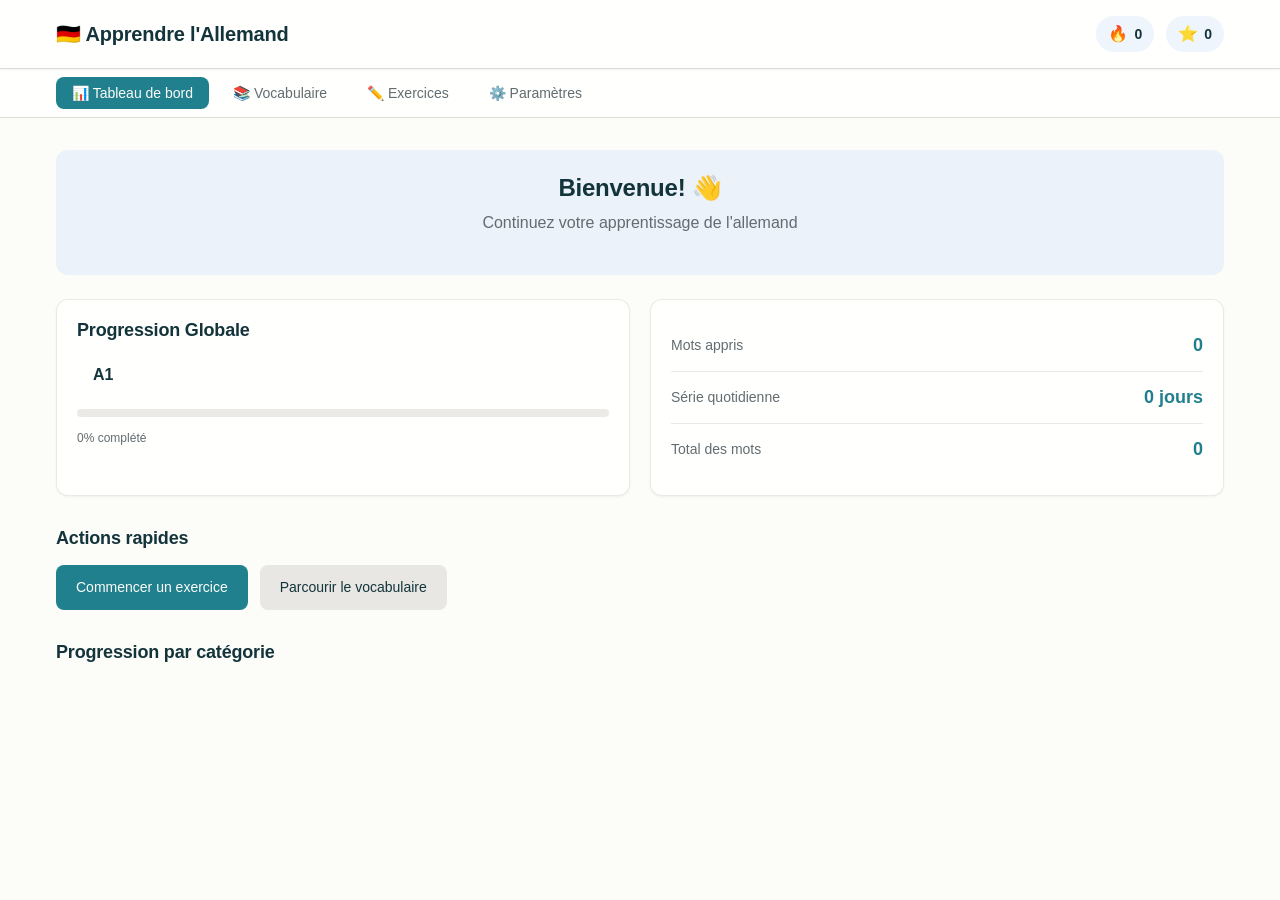
<file: index.html>
<!DOCTYPE html>
<html lang="fr">
<head>
    <meta charset="UTF-8" />
    <meta name="viewport" content="width=device-width, initial-scale=1.0" />
    <title>Apprendre l'Allemand - German Learning App</title>
    <link rel="stylesheet" href="style.css" />
</head>
<body>
    <div id="app">
        <!-- Header -->
        <header class="app-header">
            <div class="container">
                <h1 class="app-title">🇩🇪 Apprendre l'Allemand</h1>
                <div class="header-stats">
                    <div class="stat-badge">
                        <span class="stat-icon">🔥</span>
                        <span id="streak-display">0</span>
                    </div>
                    <div class="stat-badge">
                        <span class="stat-icon">⭐</span>
                        <span id="words-learned-display">0</span>
                    </div>
                </div>
            </div>
        </header>

        <!-- Navigation -->
        <nav class="app-nav">
            <div class="container">
                <button class="nav-btn active" data-view="dashboard">📊 Tableau de bord</button>
                <button class="nav-btn" data-view="vocabulary">📚 Vocabulaire</button>
                <button class="nav-btn" data-view="exercises">✏️ Exercices</button>
                <button class="nav-btn" data-view="settings">⚙️ Paramètres</button>
            </div>
        </nav>

        <!-- Main Content -->
        <main class="app-main">
            <div class="container">
                <!-- Dashboard View -->
                <section id="dashboard-view" class="view active">
                    <div class="welcome-banner">
                        <h2>Bienvenue! 👋</h2>
                        <p>Continuez votre apprentissage de l'allemand</p>
                    </div>

                    <div class="progress-cards">
                        <div class="card progress-card">
                            <h3>Progression Globale</h3>
                            <div class="level-badge" id="current-level">A1</div>
                            <div class="progress-bar-container">
                                <div class="progress-bar" id="overall-progress" style="width: 0%"></div>
                            </div>
                            <p class="progress-text"><span id="progress-percentage">0</span>% complété</p>
                        </div>

                        <div class="card stat-card">
                            <div class="stat-item">
                                <span class="stat-label">Mots appris</span>
                                <span class="stat-value" id="words-mastered">0</span>
                            </div>
                            <div class="stat-item">
                                <span class="stat-label">Série quotidienne</span>
                                <span class="stat-value" id="daily-streak">0 jours</span>
                            </div>
                            <div class="stat-item">
                                <span class="stat-label">Total des mots</span>
                                <span class="stat-value" id="total-words">0</span>
                            </div>
                        </div>
                    </div>

                    <div class="quick-actions">
                        <h3>Actions rapides</h3>
                        <div class="action-buttons">
                            <button class="btn btn--primary" onclick="app.navigateTo('exercises')">Commencer un exercice</button>
                            <button class="btn btn--secondary" onclick="app.navigateTo('vocabulary')">Parcourir le vocabulaire</button>
                        </div>
                    </div>

                    <div class="category-overview">
                        <h3>Progression par catégorie</h3>
                        <div id="category-progress-list" class="category-list"></div>
                    </div>
                </section>

                <!-- Vocabulary View -->
                <section id="vocabulary-view" class="view">
                    <div class="view-header">
                        <h2>Vocabulaire</h2>
                        <div class="vocab-filters">
                            <select id="category-filter" class="form-control">
                                <option value="all">Toutes les catégories</option>
                            </select>
                            <select id="mastery-filter" class="form-control">
                                <option value="all">Tous les niveaux</option>
                                <option value="new">Nouveau (0%)</option>
                                <option value="seen">Vu (25%)</option>
                                <option value="known">Connu (50%)</option>
                                <option value="proficient">Compétent (75%)</option>
                                <option value="mastered">Maîtrisé (100%)</option>
                            </select>
                        </div>
                    </div>
                    <div id="vocabulary-list" class="vocabulary-grid"></div>
                </section>

                <!-- Exercises View -->
                <section id="exercises-view" class="view">
                    <div class="view-header">
                        <h2>Exercices</h2>
                    </div>

                    <div id="exercise-menu" class="exercise-menu">
                        <div class="exercise-type-card" data-type="multiple-choice">
                            <div class="exercise-icon">✓</div>
                            <h3>Choix Multiple</h3>
                            <p>Traduisez du français vers l'allemand</p>
                            <button class="btn btn--primary">Commencer</button>
                        </div>
                        <div class="exercise-type-card" data-type="flashcards">
                            <div class="exercise-icon">🃏</div>
                            <h3>Cartes Mémoire</h3>
                            <p>Associez les mots allemands et français</p>
                            <button class="btn btn--primary">Commencer</button>
                        </div>
                        <div class="exercise-type-card" data-type="translation">
                            <div class="exercise-icon">✍️</div>
                            <h3>Traduction</h3>
                            <p>Traduisez des phrases complètes</p>
                            <button class="btn btn--primary">Commencer</button>
                        </div>
                        <div class="exercise-type-card" data-type="fill-blank">
                            <div class="exercise-icon">📝</div>
                            <h3>Remplir les Blancs</h3>
                            <p>Complétez les phrases allemandes</p>
                            <button class="btn btn--primary">Commencer</button>
                        </div>
                    </div>

                    <div id="exercise-container" class="exercise-container" style="display: none;">
                        <div class="exercise-header">
                            <button class="btn btn--secondary" id="back-to-menu">← Retour</button>
                            <div class="exercise-progress">
                                <span id="question-counter">Question 1/10</span>
                                <div class="progress-bar-container">
                                    <div class="progress-bar" id="exercise-progress-bar" style="width: 0%"></div>
                                </div>
                            </div>
                        </div>
                        <div id="exercise-content"></div>
                    </div>

                    <div id="results-screen" class="results-screen" style="display: none;">
                        <div class="results-content">
                            <h2 id="results-title">Excellent travail!</h2>
                            <div class="results-score">
                                <div class="score-circle">
                                    <span id="results-score">0</span>
                                    <span class="score-total">/10</span>
                                </div>
                            </div>
                            <div class="results-stats">
                                <div class="result-stat">
                                    <span class="result-label">Correct</span>
                                    <span class="result-value" id="correct-count">0</span>
                                </div>
                                <div class="result-stat">
                                    <span class="result-label">Incorrect</span>
                                    <span class="result-value" id="incorrect-count">0</span>
                                </div>
                            </div>
                            <div class="results-actions">
                                <button class="btn btn--primary" id="retry-exercise">Réessayer</button>
                                <button class="btn btn--secondary" id="back-to-menu-results">Menu des exercices</button>
                            </div>
                        </div>
                    </div>
                </section>

                <!-- Settings View -->
                <section id="settings-view" class="view">
                    <div class="view-header">
                        <h2>Paramètres</h2>
                    </div>

                    <div class="settings-content">
                        <div class="card">
                            <h3>Niveau de difficulté</h3>
                            <div class="setting-group">
                                <label class="radio-label">
                                    <input type="radio" name="difficulty" value="A1" checked>
                                    <span class="level-badge level-a1">A1 - Débutant</span>
                                </label>
                                <label class="radio-label">
                                    <input type="radio" name="difficulty" value="A2">
                                    <span class="level-badge level-a2">A2 - Élémentaire</span>
                                </label>
                                <label class="radio-label">
                                    <input type="radio" name="difficulty" value="B1">
                                    <span class="level-badge level-b1">B1 - Intermédiaire</span>
                                </label>
                            </div>
                        </div>

                        <div class="card">
                            <h3>Longueur de session</h3>
                            <div class="setting-group">
                                <label class="radio-label">
                                    <input type="radio" name="session-length" value="short">
                                    <span>Court (5-10 questions)</span>
                                </label>
                                <label class="radio-label">
                                    <input type="radio" name="session-length" value="medium" checked>
                                    <span>Moyen (10-15 questions)</span>
                                </label>
                                <label class="radio-label">
                                    <input type="radio" name="session-length" value="long">
                                    <span>Long (20+ questions)</span>
                                </label>
                            </div>
                        </div>

                        <div class="card">
                            <h3>Réinitialiser la progression</h3>
                            <p>Attention: Cette action supprimera toute votre progression actuelle.</p>
                            <button class="btn btn--outline" id="reset-progress">Réinitialiser</button>
                        </div>
                    </div>
                </section>
            </div>
        </main>

        <div id="achievement-toast" class="achievement-toast">
            <span id="achievement-message"></span>
        </div>
    </div>

    <script src="app.js"></script>
</body>
</html>
</file>
<file: style.css>
:root {
  /* Primitive Color Tokens */
  --color-white: rgba(255, 255, 255, 1);
  --color-black: rgba(0, 0, 0, 1);
  --color-cream-50: rgba(252, 252, 249, 1);
  --color-cream-100: rgba(255, 255, 253, 1);
  --color-gray-200: rgba(245, 245, 245, 1);
  --color-gray-300: rgba(167, 169, 169, 1);
  --color-gray-400: rgba(119, 124, 124, 1);
  --color-slate-500: rgba(98, 108, 113, 1);
  --color-brown-600: rgba(94, 82, 64, 1);
  --color-charcoal-700: rgba(31, 33, 33, 1);
  --color-charcoal-800: rgba(38, 40, 40, 1);
  --color-slate-900: rgba(19, 52, 59, 1);
  --color-teal-300: rgba(50, 184, 198, 1);
  --color-teal-400: rgba(45, 166, 178, 1);
  --color-teal-500: rgba(33, 128, 141, 1);
  --color-teal-600: rgba(29, 116, 128, 1);
  --color-teal-700: rgba(26, 104, 115, 1);
  --color-teal-800: rgba(41, 150, 161, 1);
  --color-red-400: rgba(255, 84, 89, 1);
  --color-red-500: rgba(192, 21, 47, 1);
  --color-orange-400: rgba(230, 129, 97, 1);
  --color-orange-500: rgba(168, 75, 47, 1);

  /* RGB versions for opacity control */
  --color-brown-600-rgb: 94, 82, 64;
  --color-teal-500-rgb: 33, 128, 141;
  --color-slate-900-rgb: 19, 52, 59;
  --color-slate-500-rgb: 98, 108, 113;
  --color-red-500-rgb: 192, 21, 47;
  --color-red-400-rgb: 255, 84, 89;
  --color-orange-500-rgb: 168, 75, 47;
  --color-orange-400-rgb: 230, 129, 97;

  /* Background color tokens (Light Mode) */
  --color-bg-1: rgba(59, 130, 246, 0.08); /* Light blue */
  --color-bg-2: rgba(245, 158, 11, 0.08); /* Light yellow */
  --color-bg-3: rgba(34, 197, 94, 0.08); /* Light green */
  --color-bg-4: rgba(239, 68, 68, 0.08); /* Light red */
  --color-bg-5: rgba(147, 51, 234, 0.08); /* Light purple */
  --color-bg-6: rgba(249, 115, 22, 0.08); /* Light orange */
  --color-bg-7: rgba(236, 72, 153, 0.08); /* Light pink */
  --color-bg-8: rgba(6, 182, 212, 0.08); /* Light cyan */

  /* Semantic Color Tokens (Light Mode) */
  --color-background: var(--color-cream-50);
  --color-surface: var(--color-cream-100);
  --color-text: var(--color-slate-900);
  --color-text-secondary: var(--color-slate-500);
  --color-primary: var(--color-teal-500);
  --color-primary-hover: var(--color-teal-600);
  --color-primary-active: var(--color-teal-700);
  --color-secondary: rgba(var(--color-brown-600-rgb), 0.12);
  --color-secondary-hover: rgba(var(--color-brown-600-rgb), 0.2);
  --color-secondary-active: rgba(var(--color-brown-600-rgb), 0.25);
  --color-border: rgba(var(--color-brown-600-rgb), 0.2);
  --color-btn-primary-text: var(--color-cream-50);
  --color-card-border: rgba(var(--color-brown-600-rgb), 0.12);
  --color-card-border-inner: rgba(var(--color-brown-600-rgb), 0.12);
  --color-error: var(--color-red-500);
  --color-success: var(--color-teal-500);
  --color-warning: var(--color-orange-500);
  --color-info: var(--color-slate-500);
  --color-focus-ring: rgba(var(--color-teal-500-rgb), 0.4);
  --color-select-caret: rgba(var(--color-slate-900-rgb), 0.8);

  /* Common style patterns */
  --focus-ring: 0 0 0 3px var(--color-focus-ring);
  --focus-outline: 2px solid var(--color-primary);
  --status-bg-opacity: 0.15;
  --status-border-opacity: 0.25;
  --select-caret-light: url("data:image/svg+xml,%3Csvg xmlns='http://www.w3.org/2000/svg' width='16' height='16' viewBox='0 0 24 24' fill='none' stroke='%23134252' stroke-width='2' stroke-linecap='round' stroke-linejoin='round'%3E%3Cpolyline points='6 9 12 15 18 9'%3E%3C/polyline%3E%3C/svg%3E");
  --select-caret-dark: url("data:image/svg+xml,%3Csvg xmlns='http://www.w3.org/2000/svg' width='16' height='16' viewBox='0 0 24 24' fill='none' stroke='%23f5f5f5' stroke-width='2' stroke-linecap='round' stroke-linejoin='round'%3E%3Cpolyline points='6 9 12 15 18 9'%3E%3C/polyline%3E%3C/svg%3E");

  /* RGB versions for opacity control */
  --color-success-rgb: 33, 128, 141;
  --color-error-rgb: 192, 21, 47;
  --color-warning-rgb: 168, 75, 47;
  --color-info-rgb: 98, 108, 113;

  /* Typography */
  --font-family-base: "FKGroteskNeue", "Geist", "Inter", -apple-system,
    BlinkMacSystemFont, "Segoe UI", Roboto, sans-serif;
  --font-family-mono: "Berkeley Mono", ui-monospace, SFMono-Regular, Menlo,
    Monaco, Consolas, monospace;
  --font-size-xs: 11px;
  --font-size-sm: 12px;
  --font-size-base: 14px;
  --font-size-md: 14px;
  --font-size-lg: 16px;
  --font-size-xl: 18px;
  --font-size-2xl: 20px;
  --font-size-3xl: 24px;
  --font-size-4xl: 30px;
  --font-weight-normal: 400;
  --font-weight-medium: 500;
  --font-weight-semibold: 550;
  --font-weight-bold: 600;
  --line-height-tight: 1.2;
  --line-height-normal: 1.5;
  --letter-spacing-tight: -0.01em;

  /* Spacing */
  --space-0: 0;
  --space-1: 1px;
  --space-2: 2px;
  --space-4: 4px;
  --space-6: 6px;
  --space-8: 8px;
  --space-10: 10px;
  --space-12: 12px;
  --space-16: 16px;
  --space-20: 20px;
  --space-24: 24px;
  --space-32: 32px;

  /* Border Radius */
  --radius-sm: 6px;
  --radius-base: 8px;
  --radius-md: 10px;
  --radius-lg: 12px;
  --radius-full: 9999px;

  /* Shadows */
  --shadow-xs: 0 1px 2px rgba(0, 0, 0, 0.02);
  --shadow-sm: 0 1px 3px rgba(0, 0, 0, 0.04), 0 1px 2px rgba(0, 0, 0, 0.02);
  --shadow-md: 0 4px 6px -1px rgba(0, 0, 0, 0.04),
    0 2px 4px -1px rgba(0, 0, 0, 0.02);
  --shadow-lg: 0 10px 15px -3px rgba(0, 0, 0, 0.04),
    0 4px 6px -2px rgba(0, 0, 0, 0.02);
  --shadow-inset-sm: inset 0 1px 0 rgba(255, 255, 255, 0.15),
    inset 0 -1px 0 rgba(0, 0, 0, 0.03);

  /* Animation */
  --duration-fast: 150ms;
  --duration-normal: 250ms;
  --ease-standard: cubic-bezier(0.16, 1, 0.3, 1);

  /* Layout */
  --container-sm: 640px;
  --container-md: 768px;
  --container-lg: 1024px;
  --container-xl: 1280px;
}

/* Dark mode colors */
@media (prefers-color-scheme: dark) {
  :root {
    /* RGB versions for opacity control (Dark Mode) */
    --color-gray-400-rgb: 119, 124, 124;
    --color-teal-300-rgb: 50, 184, 198;
    --color-gray-300-rgb: 167, 169, 169;
    --color-gray-200-rgb: 245, 245, 245;

    /* Background color tokens (Dark Mode) */
    --color-bg-1: rgba(29, 78, 216, 0.15); /* Dark blue */
    --color-bg-2: rgba(180, 83, 9, 0.15); /* Dark yellow */
    --color-bg-3: rgba(21, 128, 61, 0.15); /* Dark green */
    --color-bg-4: rgba(185, 28, 28, 0.15); /* Dark red */
    --color-bg-5: rgba(107, 33, 168, 0.15); /* Dark purple */
    --color-bg-6: rgba(194, 65, 12, 0.15); /* Dark orange */
    --color-bg-7: rgba(190, 24, 93, 0.15); /* Dark pink */
    --color-bg-8: rgba(8, 145, 178, 0.15); /* Dark cyan */

    /* Semantic Color Tokens (Dark Mode) */
    --color-background: var(--color-charcoal-700);
    --color-surface: var(--color-charcoal-800);
    --color-text: var(--color-gray-200);
    --color-text-secondary: rgba(var(--color-gray-300-rgb), 0.7);
    --color-primary: var(--color-teal-300);
    --color-primary-hover: var(--color-teal-400);
    --color-primary-active: var(--color-teal-800);
    --color-secondary: rgba(var(--color-gray-400-rgb), 0.15);
    --color-secondary-hover: rgba(var(--color-gray-400-rgb), 0.25);
    --color-secondary-active: rgba(var(--color-gray-400-rgb), 0.3);
    --color-border: rgba(var(--color-gray-400-rgb), 0.3);
    --color-error: var(--color-red-400);
    --color-success: var(--color-teal-300);
    --color-warning: var(--color-orange-400);
    --color-info: var(--color-gray-300);
    --color-focus-ring: rgba(var(--color-teal-300-rgb), 0.4);
    --color-btn-primary-text: var(--color-slate-900);
    --color-card-border: rgba(var(--color-gray-400-rgb), 0.2);
    --color-card-border-inner: rgba(var(--color-gray-400-rgb), 0.15);
    --shadow-inset-sm: inset 0 1px 0 rgba(255, 255, 255, 0.1),
      inset 0 -1px 0 rgba(0, 0, 0, 0.15);
    --button-border-secondary: rgba(var(--color-gray-400-rgb), 0.2);
    --color-border-secondary: rgba(var(--color-gray-400-rgb), 0.2);
    --color-select-caret: rgba(var(--color-gray-200-rgb), 0.8);

    /* Common style patterns - updated for dark mode */
    --focus-ring: 0 0 0 3px var(--color-focus-ring);
    --focus-outline: 2px solid var(--color-primary);
    --status-bg-opacity: 0.15;
    --status-border-opacity: 0.25;
    --select-caret-light: url("data:image/svg+xml,%3Csvg xmlns='http://www.w3.org/2000/svg' width='16' height='16' viewBox='0 0 24 24' fill='none' stroke='%23134252' stroke-width='2' stroke-linecap='round' stroke-linejoin='round'%3E%3Cpolyline points='6 9 12 15 18 9'%3E%3C/polyline%3E%3C/svg%3E");
    --select-caret-dark: url("data:image/svg+xml,%3Csvg xmlns='http://www.w3.org/2000/svg' width='16' height='16' viewBox='0 0 24 24' fill='none' stroke='%23f5f5f5' stroke-width='2' stroke-linecap='round' stroke-linejoin='round'%3E%3Cpolyline points='6 9 12 15 18 9'%3E%3C/polyline%3E%3C/svg%3E");

    /* RGB versions for dark mode */
    --color-success-rgb: var(--color-teal-300-rgb);
    --color-error-rgb: var(--color-red-400-rgb);
    --color-warning-rgb: var(--color-orange-400-rgb);
    --color-info-rgb: var(--color-gray-300-rgb);
  }
}

/* Data attribute for manual theme switching */
[data-color-scheme="dark"] {
  /* RGB versions for opacity control (dark mode) */
  --color-gray-400-rgb: 119, 124, 124;
  --color-teal-300-rgb: 50, 184, 198;
  --color-gray-300-rgb: 167, 169, 169;
  --color-gray-200-rgb: 245, 245, 245;

  /* Colorful background palette - Dark Mode */
  --color-bg-1: rgba(29, 78, 216, 0.15); /* Dark blue */
  --color-bg-2: rgba(180, 83, 9, 0.15); /* Dark yellow */
  --color-bg-3: rgba(21, 128, 61, 0.15); /* Dark green */
  --color-bg-4: rgba(185, 28, 28, 0.15); /* Dark red */
  --color-bg-5: rgba(107, 33, 168, 0.15); /* Dark purple */
  --color-bg-6: rgba(194, 65, 12, 0.15); /* Dark orange */
  --color-bg-7: rgba(190, 24, 93, 0.15); /* Dark pink */
  --color-bg-8: rgba(8, 145, 178, 0.15); /* Dark cyan */

  /* Semantic Color Tokens (Dark Mode) */
  --color-background: var(--color-charcoal-700);
  --color-surface: var(--color-charcoal-800);
  --color-text: var(--color-gray-200);
  --color-text-secondary: rgba(var(--color-gray-300-rgb), 0.7);
  --color-primary: var(--color-teal-300);
  --color-primary-hover: var(--color-teal-400);
  --color-primary-active: var(--color-teal-800);
  --color-secondary: rgba(var(--color-gray-400-rgb), 0.15);
  --color-secondary-hover: rgba(var(--color-gray-400-rgb), 0.25);
  --color-secondary-active: rgba(var(--color-gray-400-rgb), 0.3);
  --color-border: rgba(var(--color-gray-400-rgb), 0.3);
  --color-error: var(--color-red-400);
  --color-success: var(--color-teal-300);
  --color-warning: var(--color-orange-400);
  --color-info: var(--color-gray-300);
  --color-focus-ring: rgba(var(--color-teal-300-rgb), 0.4);
  --color-btn-primary-text: var(--color-slate-900);
  --color-card-border: rgba(var(--color-gray-400-rgb), 0.15);
  --color-card-border-inner: rgba(var(--color-gray-400-rgb), 0.15);
  --shadow-inset-sm: inset 0 1px 0 rgba(255, 255, 255, 0.1),
    inset 0 -1px 0 rgba(0, 0, 0, 0.15);
  --color-border-secondary: rgba(var(--color-gray-400-rgb), 0.2);
  --color-select-caret: rgba(var(--color-gray-200-rgb), 0.8);

  /* Common style patterns - updated for dark mode */
  --focus-ring: 0 0 0 3px var(--color-focus-ring);
  --focus-outline: 2px solid var(--color-primary);
  --status-bg-opacity: 0.15;
  --status-border-opacity: 0.25;
  --select-caret-light: url("data:image/svg+xml,%3Csvg xmlns='http://www.w3.org/2000/svg' width='16' height='16' viewBox='0 0 24 24' fill='none' stroke='%23134252' stroke-width='2' stroke-linecap='round' stroke-linejoin='round'%3E%3Cpolyline points='6 9 12 15 18 9'%3E%3C/polyline%3E%3C/svg%3E");
  --select-caret-dark: url("data:image/svg+xml,%3Csvg xmlns='http://www.w3.org/2000/svg' width='16' height='16' viewBox='0 0 24 24' fill='none' stroke='%23f5f5f5' stroke-width='2' stroke-linecap='round' stroke-linejoin='round'%3E%3Cpolyline points='6 9 12 15 18 9'%3E%3C/polyline%3E%3C/svg%3E");

  /* RGB versions for dark mode */
  --color-success-rgb: var(--color-teal-300-rgb);
  --color-error-rgb: var(--color-red-400-rgb);
  --color-warning-rgb: var(--color-orange-400-rgb);
  --color-info-rgb: var(--color-gray-300-rgb);
}

[data-color-scheme="light"] {
  /* RGB versions for opacity control (light mode) */
  --color-brown-600-rgb: 94, 82, 64;
  --color-teal-500-rgb: 33, 128, 141;
  --color-slate-900-rgb: 19, 52, 59;

  /* Semantic Color Tokens (Light Mode) */
  --color-background: var(--color-cream-50);
  --color-surface: var(--color-cream-100);
  --color-text: var(--color-slate-900);
  --color-text-secondary: var(--color-slate-500);
  --color-primary: var(--color-teal-500);
  --color-primary-hover: var(--color-teal-600);
  --color-primary-active: var(--color-teal-700);
  --color-secondary: rgba(var(--color-brown-600-rgb), 0.12);
  --color-secondary-hover: rgba(var(--color-brown-600-rgb), 0.2);
  --color-secondary-active: rgba(var(--color-brown-600-rgb), 0.25);
  --color-border: rgba(var(--color-brown-600-rgb), 0.2);
  --color-btn-primary-text: var(--color-cream-50);
  --color-card-border: rgba(var(--color-brown-600-rgb), 0.12);
  --color-card-border-inner: rgba(var(--color-brown-600-rgb), 0.12);
  --color-error: var(--color-red-500);
  --color-success: var(--color-teal-500);
  --color-warning: var(--color-orange-500);
  --color-info: var(--color-slate-500);
  --color-focus-ring: rgba(var(--color-teal-500-rgb), 0.4);

  /* RGB versions for light mode */
  --color-success-rgb: var(--color-teal-500-rgb);
  --color-error-rgb: var(--color-red-500-rgb);
  --color-warning-rgb: var(--color-orange-500-rgb);
  --color-info-rgb: var(--color-slate-500-rgb);
}

/* Base styles */
html {
  font-size: var(--font-size-base);
  font-family: var(--font-family-base);
  line-height: var(--line-height-normal);
  color: var(--color-text);
  background-color: var(--color-background);
  -webkit-font-smoothing: antialiased;
  box-sizing: border-box;
}

body {
  margin: 0;
  padding: 0;
}

*,
*::before,
*::after {
  box-sizing: inherit;
}

/* Typography */
h1,
h2,
h3,
h4,
h5,
h6 {
  margin: 0;
  font-weight: var(--font-weight-semibold);
  line-height: var(--line-height-tight);
  color: var(--color-text);
  letter-spacing: var(--letter-spacing-tight);
}

h1 {
  font-size: var(--font-size-4xl);
}
h2 {
  font-size: var(--font-size-3xl);
}
h3 {
  font-size: var(--font-size-2xl);
}
h4 {
  font-size: var(--font-size-xl);
}
h5 {
  font-size: var(--font-size-lg);
}
h6 {
  font-size: var(--font-size-md);
}

p {
  margin: 0 0 var(--space-16) 0;
}

a {
  color: var(--color-primary);
  text-decoration: none;
  transition: color var(--duration-fast) var(--ease-standard);
}

a:hover {
  color: var(--color-primary-hover);
}

code,
pre {
  font-family: var(--font-family-mono);
  font-size: calc(var(--font-size-base) * 0.95);
  background-color: var(--color-secondary);
  border-radius: var(--radius-sm);
}

code {
  padding: var(--space-1) var(--space-4);
}

pre {
  padding: var(--space-16);
  margin: var(--space-16) 0;
  overflow: auto;
  border: 1px solid var(--color-border);
}

pre code {
  background: none;
  padding: 0;
}

/* Buttons */
.btn {
  display: inline-flex;
  align-items: center;
  justify-content: center;
  padding: var(--space-8) var(--space-16);
  border-radius: var(--radius-base);
  font-size: var(--font-size-base);
  font-weight: 500;
  line-height: 1.5;
  cursor: pointer;
  transition: all var(--duration-normal) var(--ease-standard);
  border: none;
  text-decoration: none;
  position: relative;
}

.btn:focus-visible {
  outline: none;
  box-shadow: var(--focus-ring);
}

.btn--primary {
  background: var(--color-primary);
  color: var(--color-btn-primary-text);
}

.btn--primary:hover {
  background: var(--color-primary-hover);
}

.btn--primary:active {
  background: var(--color-primary-active);
}

.btn--secondary {
  background: var(--color-secondary);
  color: var(--color-text);
}

.btn--secondary:hover {
  background: var(--color-secondary-hover);
}

.btn--secondary:active {
  background: var(--color-secondary-active);
}

.btn--outline {
  background: transparent;
  border: 1px solid var(--color-border);
  color: var(--color-text);
}

.btn--outline:hover {
  background: var(--color-secondary);
}

.btn--sm {
  padding: var(--space-4) var(--space-12);
  font-size: var(--font-size-sm);
  border-radius: var(--radius-sm);
}

.btn--lg {
  padding: var(--space-10) var(--space-20);
  font-size: var(--font-size-lg);
  border-radius: var(--radius-md);
}

.btn--full-width {
  width: 100%;
}

.btn:disabled {
  opacity: 0.5;
  cursor: not-allowed;
}

/* Form elements */
.form-control {
  display: block;
  width: 100%;
  padding: var(--space-8) var(--space-12);
  font-size: var(--font-size-md);
  line-height: 1.5;
  color: var(--color-text);
  background-color: var(--color-surface);
  border: 1px solid var(--color-border);
  border-radius: var(--radius-base);
  transition: border-color var(--duration-fast) var(--ease-standard),
    box-shadow var(--duration-fast) var(--ease-standard);
}

textarea.form-control {
  font-family: var(--font-family-base);
  font-size: var(--font-size-base);
}

select.form-control {
  padding: var(--space-8) var(--space-12);
  -webkit-appearance: none;
  -moz-appearance: none;
  appearance: none;
  background-image: var(--select-caret-light);
  background-repeat: no-repeat;
  background-position: right var(--space-12) center;
  background-size: 16px;
  padding-right: var(--space-32);
}

/* Add a dark mode specific caret */
@media (prefers-color-scheme: dark) {
  select.form-control {
    background-image: var(--select-caret-dark);
  }
}

/* Also handle data-color-scheme */
[data-color-scheme="dark"] select.form-control {
  background-image: var(--select-caret-dark);
}

[data-color-scheme="light"] select.form-control {
  background-image: var(--select-caret-light);
}

.form-control:focus {
  border-color: var(--color-primary);
  outline: var(--focus-outline);
}

.form-label {
  display: block;
  margin-bottom: var(--space-8);
  font-weight: var(--font-weight-medium);
  font-size: var(--font-size-sm);
}

.form-group {
  margin-bottom: var(--space-16);
}

/* Card component */
.card {
  background-color: var(--color-surface);
  border-radius: var(--radius-lg);
  border: 1px solid var(--color-card-border);
  box-shadow: var(--shadow-sm);
  overflow: hidden;
  transition: box-shadow var(--duration-normal) var(--ease-standard);
}

.card:hover {
  box-shadow: var(--shadow-md);
}

.card__body {
  padding: var(--space-16);
}

.card__header,
.card__footer {
  padding: var(--space-16);
  border-bottom: 1px solid var(--color-card-border-inner);
}

/* Status indicators - simplified with CSS variables */
.status {
  display: inline-flex;
  align-items: center;
  padding: var(--space-6) var(--space-12);
  border-radius: var(--radius-full);
  font-weight: var(--font-weight-medium);
  font-size: var(--font-size-sm);
}

.status--success {
  background-color: rgba(
    var(--color-success-rgb, 33, 128, 141),
    var(--status-bg-opacity)
  );
  color: var(--color-success);
  border: 1px solid
    rgba(var(--color-success-rgb, 33, 128, 141), var(--status-border-opacity));
}

.status--error {
  background-color: rgba(
    var(--color-error-rgb, 192, 21, 47),
    var(--status-bg-opacity)
  );
  color: var(--color-error);
  border: 1px solid
    rgba(var(--color-error-rgb, 192, 21, 47), var(--status-border-opacity));
}

.status--warning {
  background-color: rgba(
    var(--color-warning-rgb, 168, 75, 47),
    var(--status-bg-opacity)
  );
  color: var(--color-warning);
  border: 1px solid
    rgba(var(--color-warning-rgb, 168, 75, 47), var(--status-border-opacity));
}

.status--info {
  background-color: rgba(
    var(--color-info-rgb, 98, 108, 113),
    var(--status-bg-opacity)
  );
  color: var(--color-info);
  border: 1px solid
    rgba(var(--color-info-rgb, 98, 108, 113), var(--status-border-opacity));
}

/* Container layout */
.container {
  width: 100%;
  margin-right: auto;
  margin-left: auto;
  padding-right: var(--space-16);
  padding-left: var(--space-16);
}

@media (min-width: 640px) {
  .container {
    max-width: var(--container-sm);
  }
}
@media (min-width: 768px) {
  .container {
    max-width: var(--container-md);
  }
}
@media (min-width: 1024px) {
  .container {
    max-width: var(--container-lg);
  }
}
@media (min-width: 1280px) {
  .container {
    max-width: var(--container-xl);
  }
}

/* Utility classes */
.flex {
  display: flex;
}
.flex-col {
  flex-direction: column;
}
.items-center {
  align-items: center;
}
.justify-center {
  justify-content: center;
}
.justify-between {
  justify-content: space-between;
}
.gap-4 {
  gap: var(--space-4);
}
.gap-8 {
  gap: var(--space-8);
}
.gap-16 {
  gap: var(--space-16);
}

.m-0 {
  margin: 0;
}
.mt-8 {
  margin-top: var(--space-8);
}
.mb-8 {
  margin-bottom: var(--space-8);
}
.mx-8 {
  margin-left: var(--space-8);
  margin-right: var(--space-8);
}
.my-8 {
  margin-top: var(--space-8);
  margin-bottom: var(--space-8);
}

.p-0 {
  padding: 0;
}
.py-8 {
  padding-top: var(--space-8);
  padding-bottom: var(--space-8);
}
.px-8 {
  padding-left: var(--space-8);
  padding-right: var(--space-8);
}
.py-16 {
  padding-top: var(--space-16);
  padding-bottom: var(--space-16);
}
.px-16 {
  padding-left: var(--space-16);
  padding-right: var(--space-16);
}

.block {
  display: block;
}
.hidden {
  display: none;
}

/* Accessibility */
.sr-only {
  position: absolute;
  width: 1px;
  height: 1px;
  padding: 0;
  margin: -1px;
  overflow: hidden;
  clip: rect(0, 0, 0, 0);
  white-space: nowrap;
  border-width: 0;
}

:focus-visible {
  outline: var(--focus-outline);
  outline-offset: 2px;
}

/* Dark mode specifics */
[data-color-scheme="dark"] .btn--outline {
  border: 1px solid var(--color-border-secondary);
}

@font-face {
  font-family: 'FKGroteskNeue';
  src: url('https://r2cdn.perplexity.ai/fonts/FKGroteskNeue.woff2')
    format('woff2');
}

/* END PERPLEXITY DESIGN SYSTEM */
:root {
  /* Primitive Color Tokens */
  --color-white: rgba(255, 255, 255, 1);
  --color-black: rgba(0, 0, 0, 1);
  --color-cream-50: rgba(252, 252, 249, 1);
  --color-cream-100: rgba(255, 255, 253, 1);
  --color-gray-200: rgba(245, 245, 245, 1);
  --color-gray-300: rgba(167, 169, 169, 1);
  --color-gray-400: rgba(119, 124, 124, 1);
  --color-slate-500: rgba(98, 108, 113, 1);
  --color-brown-600: rgba(94, 82, 64, 1);
  --color-charcoal-700: rgba(31, 33, 33, 1);
  --color-charcoal-800: rgba(38, 40, 40, 1);
  --color-slate-900: rgba(19, 52, 59, 1);
  --color-teal-300: rgba(50, 184, 198, 1);
  --color-teal-400: rgba(45, 166, 178, 1);
  --color-teal-500: rgba(33, 128, 141, 1);
  --color-teal-600: rgba(29, 116, 128, 1);
  --color-teal-700: rgba(26, 104, 115, 1);
  --color-teal-800: rgba(41, 150, 161, 1);
  --color-red-400: rgba(255, 84, 89, 1);
  --color-red-500: rgba(192, 21, 47, 1);
  --color-orange-400: rgba(230, 129, 97, 1);
  --color-orange-500: rgba(168, 75, 47, 1);

  --color-brown-600-rgb: 94, 82, 64;
  --color-teal-500-rgb: 33, 128, 141;
  --color-slate-900-rgb: 19, 52, 59;
  --color-slate-500-rgb: 98, 108, 113;
  --color-red-500-rgb: 192, 21, 47;
  --color-red-400-rgb: 255, 84, 89;
  --color-orange-500-rgb: 168, 75, 47;
  --color-orange-400-rgb: 230, 129, 97;

  --color-bg-1: rgba(59, 130, 246, 0.08);
  --color-bg-2: rgba(245, 158, 11, 0.08);
  --color-bg-3: rgba(34, 197, 94, 0.08);
  --color-bg-4: rgba(239, 68, 68, 0.08);
  --color-bg-5: rgba(147, 51, 234, 0.08);
  --color-bg-6: rgba(249, 115, 22, 0.08);
  --color-bg-7: rgba(236, 72, 153, 0.08);
  --color-bg-8: rgba(6, 182, 212, 0.08);

  --color-background: var(--color-cream-50);
  --color-surface: var(--color-cream-100);
  --color-text: var(--color-slate-900);
  --color-text-secondary: var(--color-slate-500);
  --color-primary: var(--color-teal-500);
  --color-primary-hover: var(--color-teal-600);
  --color-primary-active: var(--color-teal-700);
  --color-secondary: rgba(var(--color-brown-600-rgb), 0.12);
  --color-secondary-hover: rgba(var(--color-brown-600-rgb), 0.2);
  --color-secondary-active: rgba(var(--color-brown-600-rgb), 0.25);
  --color-border: rgba(var(--color-brown-600-rgb), 0.2);
  --color-btn-primary-text: var(--color-cream-50);
  --color-card-border: rgba(var(--color-brown-600-rgb), 0.12);
  --color-card-border-inner: rgba(var(--color-brown-600-rgb), 0.12);
  --color-error: var(--color-red-500);
  --color-success: var(--color-teal-500);
  --color-warning: var(--color-orange-500);
  --color-info: var(--color-slate-500);
  --color-focus-ring: rgba(var(--color-teal-500-rgb), 0.4);
  --color-select-caret: rgba(var(--color-slate-900-rgb), 0.8);

  --focus-ring: 0 0 0 3px var(--color-focus-ring);
  --focus-outline: 2px solid var(--color-primary);
  --status-bg-opacity: 0.15;
  --status-border-opacity: 0.25;

  --color-success-rgb: 33, 128, 141;
  --color-error-rgb: 192, 21, 47;
  --color-warning-rgb: 168, 75, 47;
  --color-info-rgb: 98, 108, 113;

  --font-family-base: "FKGroteskNeue", "Geist", "Inter", -apple-system, BlinkMacSystemFont, "Segoe UI", Roboto, sans-serif;
  --font-size-xs: 11px;
  --font-size-sm: 12px;
  --font-size-base: 14px;
  --font-size-md: 14px;
  --font-size-lg: 16px;
  --font-size-xl: 18px;
  --font-size-2xl: 20px;
  --font-size-3xl: 24px;
  --font-size-4xl: 30px;
  --font-weight-normal: 400;
  --font-weight-medium: 500;
  --font-weight-semibold: 550;
  --font-weight-bold: 600;
  --line-height-tight: 1.2;
  --line-height-normal: 1.5;

  --space-4: 4px;
  --space-6: 6px;
  --space-8: 8px;
  --space-12: 12px;
  --space-16: 16px;
  --space-20: 20px;
  --space-24: 24px;
  --space-32: 32px;

  --radius-sm: 6px;
  --radius-base: 8px;
  --radius-md: 10px;
  --radius-lg: 12px;
  --radius-full: 9999px;

  --shadow-xs: 0 1px 2px rgba(0, 0, 0, 0.02);
  --shadow-sm: 0 1px 3px rgba(0, 0, 0, 0.04), 0 1px 2px rgba(0, 0, 0, 0.02);
  --shadow-md: 0 4px 6px -1px rgba(0, 0, 0, 0.04), 0 2px 4px -1px rgba(0, 0, 0, 0.02);
  --shadow-lg: 0 10px 15px -3px rgba(0, 0, 0, 0.04), 0 4px 6px -2px rgba(0, 0, 0, 0.02);
  --shadow-inset-sm: inset 0 1px 0 rgba(255, 255, 255, 0.15), inset 0 -1px 0 rgba(0, 0, 0, 0.03);

  --duration-fast: 150ms;
  --duration-normal: 250ms;
  --ease-standard: cubic-bezier(0.16, 1, 0.3, 1);
}

@media (prefers-color-scheme: dark) {
  :root {
    --color-gray-400-rgb: 119, 124, 124;
    --color-teal-300-rgb: 50, 184, 198;
    --color-gray-300-rgb: 167, 169, 169;
    --color-gray-200-rgb: 245, 245, 245;

    --color-bg-1: rgba(29, 78, 216, 0.15);
    --color-bg-2: rgba(180, 83, 9, 0.15);
    --color-bg-3: rgba(21, 128, 61, 0.15);
    --color-bg-4: rgba(185, 28, 28, 0.15);
    --color-bg-5: rgba(107, 33, 168, 0.15);
    --color-bg-6: rgba(194, 65, 12, 0.15);
    --color-bg-7: rgba(190, 24, 93, 0.15);
    --color-bg-8: rgba(8, 145, 178, 0.15);

    --color-background: var(--color-charcoal-700);
    --color-surface: var(--color-charcoal-800);
    --color-text: var(--color-gray-200);
    --color-text-secondary: rgba(var(--color-gray-300-rgb), 0.7);
    --color-primary: var(--color-teal-300);
    --color-primary-hover: var(--color-teal-400);
    --color-primary-active: var(--color-teal-800);
    --color-secondary: rgba(var(--color-gray-400-rgb), 0.15);
    --color-secondary-hover: rgba(var(--color-gray-400-rgb), 0.25);
    --color-secondary-active: rgba(var(--color-gray-400-rgb), 0.3);
    --color-border: rgba(var(--color-gray-400-rgb), 0.3);
    --color-error: var(--color-red-400);
    --color-success: var(--color-teal-300);
    --color-warning: var(--color-orange-400);
    --color-info: var(--color-gray-300);
    --color-focus-ring: rgba(var(--color-teal-300-rgb), 0.4);
    --color-btn-primary-text: var(--color-slate-900);
    --color-card-border: rgba(var(--color-gray-400-rgb), 0.2);
    --color-card-border-inner: rgba(var(--color-gray-400-rgb), 0.15);
    --shadow-inset-sm: inset 0 1px 0 rgba(255, 255, 255, 0.1), inset 0 -1px 0 rgba(0, 0, 0, 0.15);
    --color-select-caret: rgba(var(--color-gray-200-rgb), 0.8);

    --color-success-rgb: var(--color-teal-300-rgb);
    --color-error-rgb: var(--color-red-400-rgb);
    --color-warning-rgb: var(--color-orange-400-rgb);
    --color-info-rgb: var(--color-gray-300-rgb);
  }
}

@font-face {
  font-family: 'FKGroteskNeue';
  src: url('https://r2cdn.perplexity.ai/fonts/FKGroteskNeue.woff2') format('woff2');
}

* {
  box-sizing: border-box;
  margin: 0;
  padding: 0;
}

body {
  font-family: var(--font-family-base);
  background-color: var(--color-background);
  color: var(--color-text);
  line-height: var(--line-height-normal);
  font-size: var(--font-size-base);
  -webkit-font-smoothing: antialiased;
}

.container {
  max-width: 1200px;
  margin: 0 auto;
  padding: 0 var(--space-16);
}

/* Header */
.app-header {
  background-color: var(--color-surface);
  border-bottom: 1px solid var(--color-border);
  padding: var(--space-16) 0;
  position: sticky;
  top: 0;
  z-index: 100;
  box-shadow: var(--shadow-sm);
}

.app-header .container {
  display: flex;
  justify-content: space-between;
  align-items: center;
}

.app-title {
  font-size: var(--font-size-2xl);
  font-weight: var(--font-weight-bold);
  color: var(--color-text);
}

.header-stats {
  display: flex;
  gap: var(--space-12);
}

.stat-badge {
  display: flex;
  align-items: center;
  gap: var(--space-6);
  background-color: var(--color-bg-1);
  padding: var(--space-6) var(--space-12);
  border-radius: var(--radius-full);
  font-weight: var(--font-weight-semibold);
}

.stat-icon {
  font-size: var(--font-size-lg);
}

/* Navigation */
.app-nav {
  background-color: var(--color-surface);
  border-bottom: 1px solid var(--color-border);
  padding: var(--space-8) 0;
  position: sticky;
  top: 64px;
  z-index: 99;
}

.app-nav .container {
  display: flex;
  gap: var(--space-8);
  overflow-x: auto;
}

.nav-btn {
  padding: var(--space-8) var(--space-16);
  background: transparent;
  border: none;
  border-radius: var(--radius-base);
  font-size: var(--font-size-base);
  font-weight: var(--font-weight-medium);
  color: var(--color-text-secondary);
  cursor: pointer;
  transition: all var(--duration-fast) var(--ease-standard);
  white-space: nowrap;
}

.nav-btn:hover {
  background-color: var(--color-secondary);
  color: var(--color-text);
}

.nav-btn.active {
  background-color: var(--color-primary);
  color: var(--color-btn-primary-text);
}

/* Main Content */
.app-main {
  padding: var(--space-32) 0;
  min-height: calc(100vh - 200px);
}

.view {
  display: none;
}

.view.active {
  display: block;
}

.view-header {
  margin-bottom: var(--space-24);
}

.view-header h2 {
  font-size: var(--font-size-3xl);
  margin-bottom: var(--space-16);
}

/* Buttons */
.btn {
  display: inline-flex;
  align-items: center;
  justify-content: center;
  padding: var(--space-12) var(--space-20);
  border-radius: var(--radius-base);
  font-size: var(--font-size-base);
  font-weight: var(--font-weight-medium);
  cursor: pointer;
  transition: all var(--duration-normal) var(--ease-standard);
  border: none;
  text-decoration: none;
}

.btn--primary {
  background: var(--color-primary);
  color: var(--color-btn-primary-text);
}

.btn--primary:hover {
  background: var(--color-primary-hover);
}

.btn--secondary {
  background: var(--color-secondary);
  color: var(--color-text);
}

.btn--secondary:hover {
  background: var(--color-secondary-hover);
}

.btn--outline {
  background: transparent;
  border: 1px solid var(--color-border);
  color: var(--color-text);
}

.btn--outline:hover {
  background: var(--color-secondary);
}

/* Cards */
.card {
  background-color: var(--color-surface);
  border-radius: var(--radius-lg);
  border: 1px solid var(--color-card-border);
  padding: var(--space-20);
  box-shadow: var(--shadow-sm);
  transition: box-shadow var(--duration-normal) var(--ease-standard);
}

.card h3 {
  font-size: var(--font-size-xl);
  margin-bottom: var(--space-16);
}

/* Dashboard */
.welcome-banner {
  background: var(--color-bg-1);
  padding: var(--space-24);
  border-radius: var(--radius-lg);
  margin-bottom: var(--space-24);
  text-align: center;
}

.welcome-banner h2 {
  font-size: var(--font-size-3xl);
  margin-bottom: var(--space-8);
}

.welcome-banner p {
  color: var(--color-text-secondary);
  font-size: var(--font-size-lg);
}

.progress-cards {
  display: grid;
  grid-template-columns: repeat(auto-fit, minmax(300px, 1fr));
  gap: var(--space-20);
  margin-bottom: var(--space-32);
}

.level-badge {
  display: inline-block;
  padding: var(--space-6) var(--space-16);
  border-radius: var(--radius-full);
  font-weight: var(--font-weight-bold);
  font-size: var(--font-size-lg);
  margin-bottom: var(--space-16);
}

.level-a1, [data-level="A1"] .level-badge {
  background-color: rgba(34, 197, 94, 0.15);
  color: rgb(21, 128, 61);
  border: 1px solid rgba(34, 197, 94, 0.3);
}

.level-a2, [data-level="A2"] .level-badge {
  background-color: rgba(59, 130, 246, 0.15);
  color: rgb(29, 78, 216);
  border: 1px solid rgba(59, 130, 246, 0.3);
}

.level-b1, [data-level="B1"] .level-badge {
  background-color: rgba(147, 51, 234, 0.15);
  color: rgb(107, 33, 168);
  border: 1px solid rgba(147, 51, 234, 0.3);
}

.progress-bar-container {
  width: 100%;
  height: 8px;
  background-color: var(--color-secondary);
  border-radius: var(--radius-full);
  overflow: hidden;
  margin-bottom: var(--space-12);
}

.progress-bar {
  height: 100%;
  background-color: var(--color-primary);
  transition: width var(--duration-normal) var(--ease-standard);
}

.progress-text {
  color: var(--color-text-secondary);
  font-size: var(--font-size-sm);
}

.stat-card .stat-item {
  display: flex;
  justify-content: space-between;
  align-items: center;
  padding: var(--space-12) 0;
  border-bottom: 1px solid var(--color-card-border-inner);
}

.stat-card .stat-item:last-child {
  border-bottom: none;
}

.stat-label {
  color: var(--color-text-secondary);
  font-size: var(--font-size-base);
}

.stat-value {
  font-size: var(--font-size-xl);
  font-weight: var(--font-weight-bold);
  color: var(--color-primary);
}

.quick-actions {
  margin-bottom: var(--space-32);
}

.quick-actions h3 {
  font-size: var(--font-size-xl);
  margin-bottom: var(--space-16);
}

.action-buttons {
  display: flex;
  gap: var(--space-12);
  flex-wrap: wrap;
}

.category-overview h3 {
  font-size: var(--font-size-xl);
  margin-bottom: var(--space-16);
}

.category-list {
  display: grid;
  gap: var(--space-12);
}

.category-item {
  background-color: var(--color-surface);
  border: 1px solid var(--color-card-border);
  border-radius: var(--radius-base);
  padding: var(--space-16);
}

.category-item-header {
  display: flex;
  justify-content: space-between;
  align-items: center;
  margin-bottom: var(--space-8);
}

.category-name {
  font-weight: var(--font-weight-semibold);
  font-size: var(--font-size-base);
}

.category-count {
  color: var(--color-text-secondary);
  font-size: var(--font-size-sm);
}

/* Vocabulary */
.vocab-filters {
  display: flex;
  gap: var(--space-12);
  margin-top: var(--space-16);
}

.form-control {
  padding: var(--space-8) var(--space-12);
  border: 1px solid var(--color-border);
  border-radius: var(--radius-base);
  background-color: var(--color-surface);
  color: var(--color-text);
  font-size: var(--font-size-base);
  font-family: var(--font-family-base);
}

.vocabulary-grid {
  display: grid;
  grid-template-columns: repeat(auto-fill, minmax(280px, 1fr));
  gap: var(--space-16);
}

.vocab-card {
  background-color: var(--color-surface);
  border: 1px solid var(--color-card-border);
  border-radius: var(--radius-lg);
  padding: var(--space-16);
  transition: all var(--duration-normal) var(--ease-standard);
}

.vocab-card:hover {
  box-shadow: var(--shadow-md);
  transform: translateY(-2px);
}

.vocab-card-header {
  display: flex;
  justify-content: space-between;
  align-items: flex-start;
  margin-bottom: var(--space-12);
}

.vocab-german {
  font-size: var(--font-size-2xl);
  font-weight: var(--font-weight-bold);
  color: var(--color-text);
}

.mastery-badge {
  padding: var(--space-4) var(--space-8);
  border-radius: var(--radius-sm);
  font-size: var(--font-size-xs);
  font-weight: var(--font-weight-medium);
}

.mastery-new {
  background-color: rgba(var(--color-info-rgb), 0.15);
  color: var(--color-info);
}

.mastery-seen {
  background-color: rgba(245, 158, 11, 0.15);
  color: rgb(180, 83, 9);
}

.mastery-known {
  background-color: rgba(59, 130, 246, 0.15);
  color: rgb(29, 78, 216);
}

.mastery-proficient {
  background-color: rgba(59, 130, 246, 0.15);
  color: rgb(29, 78, 216);
}

.mastery-mastered {
  background-color: rgba(var(--color-success-rgb), 0.15);
  color: var(--color-success);
}

.vocab-translation {
  margin-bottom: var(--space-12);
}

.vocab-french {
  font-size: var(--font-size-lg);
  color: var(--color-text);
  margin-bottom: var(--space-4);
}

.vocab-english {
  font-size: var(--font-size-sm);
  color: var(--color-text-secondary);
}

.vocab-example {
  font-size: var(--font-size-sm);
  color: var(--color-text-secondary);
  font-style: italic;
  margin-bottom: var(--space-12);
  padding: var(--space-8);
  background-color: var(--color-bg-2);
  border-radius: var(--radius-sm);
}

.vocab-actions {
  display: flex;
  gap: var(--space-8);
}

.vocab-actions button {
  flex: 1;
  padding: var(--space-6) var(--space-12);
  font-size: var(--font-size-sm);
}

/* Exercises */
.exercise-menu {
  display: grid;
  grid-template-columns: repeat(auto-fit, minmax(250px, 1fr));
  gap: var(--space-20);
}

.exercise-type-card {
  background-color: var(--color-surface);
  border: 1px solid var(--color-card-border);
  border-radius: var(--radius-lg);
  padding: var(--space-24);
  text-align: center;
  transition: all var(--duration-normal) var(--ease-standard);
}

.exercise-type-card:hover {
  box-shadow: var(--shadow-md);
  transform: translateY(-2px);
}

.exercise-icon {
  font-size: 48px;
  margin-bottom: var(--space-16);
}

.exercise-type-card h3 {
  font-size: var(--font-size-xl);
  margin-bottom: var(--space-8);
}

.exercise-type-card p {
  color: var(--color-text-secondary);
  margin-bottom: var(--space-16);
  font-size: var(--font-size-sm);
}

.exercise-header {
  display: flex;
  justify-content: space-between;
  align-items: center;
  margin-bottom: var(--space-24);
  gap: var(--space-16);
}

.exercise-progress {
  flex: 1;
}

#question-counter {
  display: block;
  margin-bottom: var(--space-8);
  font-weight: var(--font-weight-semibold);
}

.question-card {
  background-color: var(--color-surface);
  border: 1px solid var(--color-card-border);
  border-radius: var(--radius-lg);
  padding: var(--space-32);
  max-width: 600px;
  margin: 0 auto;
}

.question-text {
  font-size: var(--font-size-2xl);
  font-weight: var(--font-weight-semibold);
  text-align: center;
  margin-bottom: var(--space-32);
  color: var(--color-text);
}

.answer-options {
  display: grid;
  gap: var(--space-12);
}

.answer-option {
  padding: var(--space-16) var(--space-20);
  background-color: var(--color-surface);
  border: 2px solid var(--color-border);
  border-radius: var(--radius-base);
  font-size: var(--font-size-lg);
  cursor: pointer;
  transition: all var(--duration-fast) var(--ease-standard);
  text-align: left;
}

.answer-option:hover:not(.correct):not(.incorrect) {
  background-color: var(--color-secondary);
  border-color: var(--color-primary);
}

.answer-option.correct {
  background-color: rgba(var(--color-success-rgb), 0.15);
  border-color: var(--color-success);
  color: var(--color-success);
}

.answer-option.incorrect {
  background-color: rgba(var(--color-error-rgb), 0.15);
  border-color: var(--color-error);
  color: var(--color-error);
}

.feedback-message {
  margin-top: var(--space-16);
  padding: var(--space-16);
  border-radius: var(--radius-base);
  font-weight: var(--font-weight-medium);
  text-align: center;
}

.feedback-message.correct {
  background-color: rgba(var(--color-success-rgb), 0.15);
  color: var(--color-success);
}

.feedback-message.incorrect {
  background-color: rgba(var(--color-error-rgb), 0.15);
  color: var(--color-error);
}

.next-question-btn {
  margin-top: var(--space-20);
  width: 100%;
}

/* Flashcard */
.flashcard {
  background-color: var(--color-surface);
  border: 1px solid var(--color-card-border);
  border-radius: var(--radius-lg);
  padding: var(--space-32);
  max-width: 500px;
  min-height: 300px;
  margin: 0 auto var(--space-24) auto;
  display: flex;
  flex-direction: column;
  justify-content: center;
  align-items: center;
  cursor: pointer;
  transition: transform var(--duration-normal) var(--ease-standard);
}

.flashcard:hover {
  transform: scale(1.02);
}

.flashcard-content {
  text-align: center;
  width: 100%;
}

.flashcard-label {
  font-size: var(--font-size-sm);
  color: var(--color-text-secondary);
  margin-bottom: var(--space-12);
  text-transform: uppercase;
  letter-spacing: 0.05em;
}

.flashcard-word {
  font-size: var(--font-size-4xl);
  font-weight: var(--font-weight-bold);
  color: var(--color-text);
}

.flashcard-hint {
  margin-top: var(--space-16);
  font-size: var(--font-size-sm);
  color: var(--color-text-secondary);
}

.flashcard-actions {
  display: flex;
  gap: var(--space-12);
  justify-content: center;
  margin-top: var(--space-24);
}

/* Translation Exercise */
.translation-input {
  width: 100%;
  padding: var(--space-16);
  font-size: var(--font-size-lg);
  border: 2px solid var(--color-border);
  border-radius: var(--radius-base);
  background-color: var(--color-surface);
  color: var(--color-text);
  font-family: var(--font-family-base);
  margin-top: var(--space-20);
}

.translation-input:focus {
  outline: none;
  border-color: var(--color-primary);
}

.hint-text {
  margin-top: var(--space-12);
  font-size: var(--font-size-sm);
  color: var(--color-text-secondary);
  text-align: center;
}

.submit-btn {
  width: 100%;
  margin-top: var(--space-20);
}

/* Results Screen */
.results-screen {
  max-width: 600px;
  margin: 0 auto;
}

.results-content {
  background-color: var(--color-surface);
  border: 1px solid var(--color-card-border);
  border-radius: var(--radius-lg);
  padding: var(--space-32);
  text-align: center;
}

#results-title {
  font-size: var(--font-size-3xl);
  margin-bottom: var(--space-24);
}

.results-score {
  margin-bottom: var(--space-32);
}

.score-circle {
  display: inline-flex;
  flex-direction: column;
  align-items: center;
  justify-content: center;
  width: 150px;
  height: 150px;
  border-radius: 50%;
  background-color: var(--color-bg-1);
  border: 4px solid var(--color-primary);
}

#results-score {
  font-size: 48px;
  font-weight: var(--font-weight-bold);
  color: var(--color-primary);
}

.score-total {
  font-size: var(--font-size-xl);
  color: var(--color-text-secondary);
}

.results-stats {
  display: flex;
  justify-content: center;
  gap: var(--space-32);
  margin-bottom: var(--space-32);
}

.result-stat {
  display: flex;
  flex-direction: column;
  gap: var(--space-4);
}

.result-label {
  font-size: var(--font-size-sm);
  color: var(--color-text-secondary);
}

.result-value {
  font-size: var(--font-size-2xl);
  font-weight: var(--font-weight-bold);
}

.results-actions {
  display: flex;
  gap: var(--space-12);
  justify-content: center;
  flex-wrap: wrap;
}

/* Settings */
.settings-content {
  max-width: 600px;
  display: flex;
  flex-direction: column;
  gap: var(--space-20);
}

.setting-group {
  display: flex;
  flex-direction: column;
  gap: var(--space-12);
}

.radio-label {
  display: flex;
  align-items: center;
  gap: var(--space-12);
  cursor: pointer;
  padding: var(--space-12);
  border: 1px solid var(--color-border);
  border-radius: var(--radius-base);
  transition: all var(--duration-fast) var(--ease-standard);
}

.radio-label:hover {
  background-color: var(--color-secondary);
}

.radio-label input[type="radio"] {
  width: 18px;
  height: 18px;
  cursor: pointer;
}

/* Achievement Toast */
.achievement-toast {
  position: fixed;
  bottom: var(--space-24);
  right: var(--space-24);
  background-color: var(--color-primary);
  color: var(--color-btn-primary-text);
  padding: var(--space-16) var(--space-24);
  border-radius: var(--radius-lg);
  box-shadow: var(--shadow-lg);
  font-weight: var(--font-weight-semibold);
  transform: translateY(200%);
  transition: transform var(--duration-normal) var(--ease-standard);
  z-index: 1000;
}

.achievement-toast.show {
  transform: translateY(0);
}

/* Responsive Design */
@media (max-width: 768px) {
  .app-header .container {
    flex-direction: column;
    gap: var(--space-12);
  }

  .app-nav .container {
    overflow-x: auto;
    -webkit-overflow-scrolling: touch;
  }

  .progress-cards {
    grid-template-columns: 1fr;
  }

  .action-buttons {
    flex-direction: column;
  }

  .action-buttons .btn {
    width: 100%;
  }

  .vocabulary-grid {
    grid-template-columns: 1fr;
  }

  .exercise-menu {
    grid-template-columns: 1fr;
  }

  .exercise-header {
    flex-direction: column;
    align-items: stretch;
  }

  .question-card {
    padding: var(--space-20);
  }

  .question-text {
    font-size: var(--font-size-xl);
  }

  .vocab-filters {
    flex-direction: column;
  }

  .results-stats {
    flex-direction: column;
    gap: var(--space-16);
  }

  .achievement-toast {
    right: var(--space-12);
    left: var(--space-12);
    bottom: var(--space-12);
  }
}
</file>
